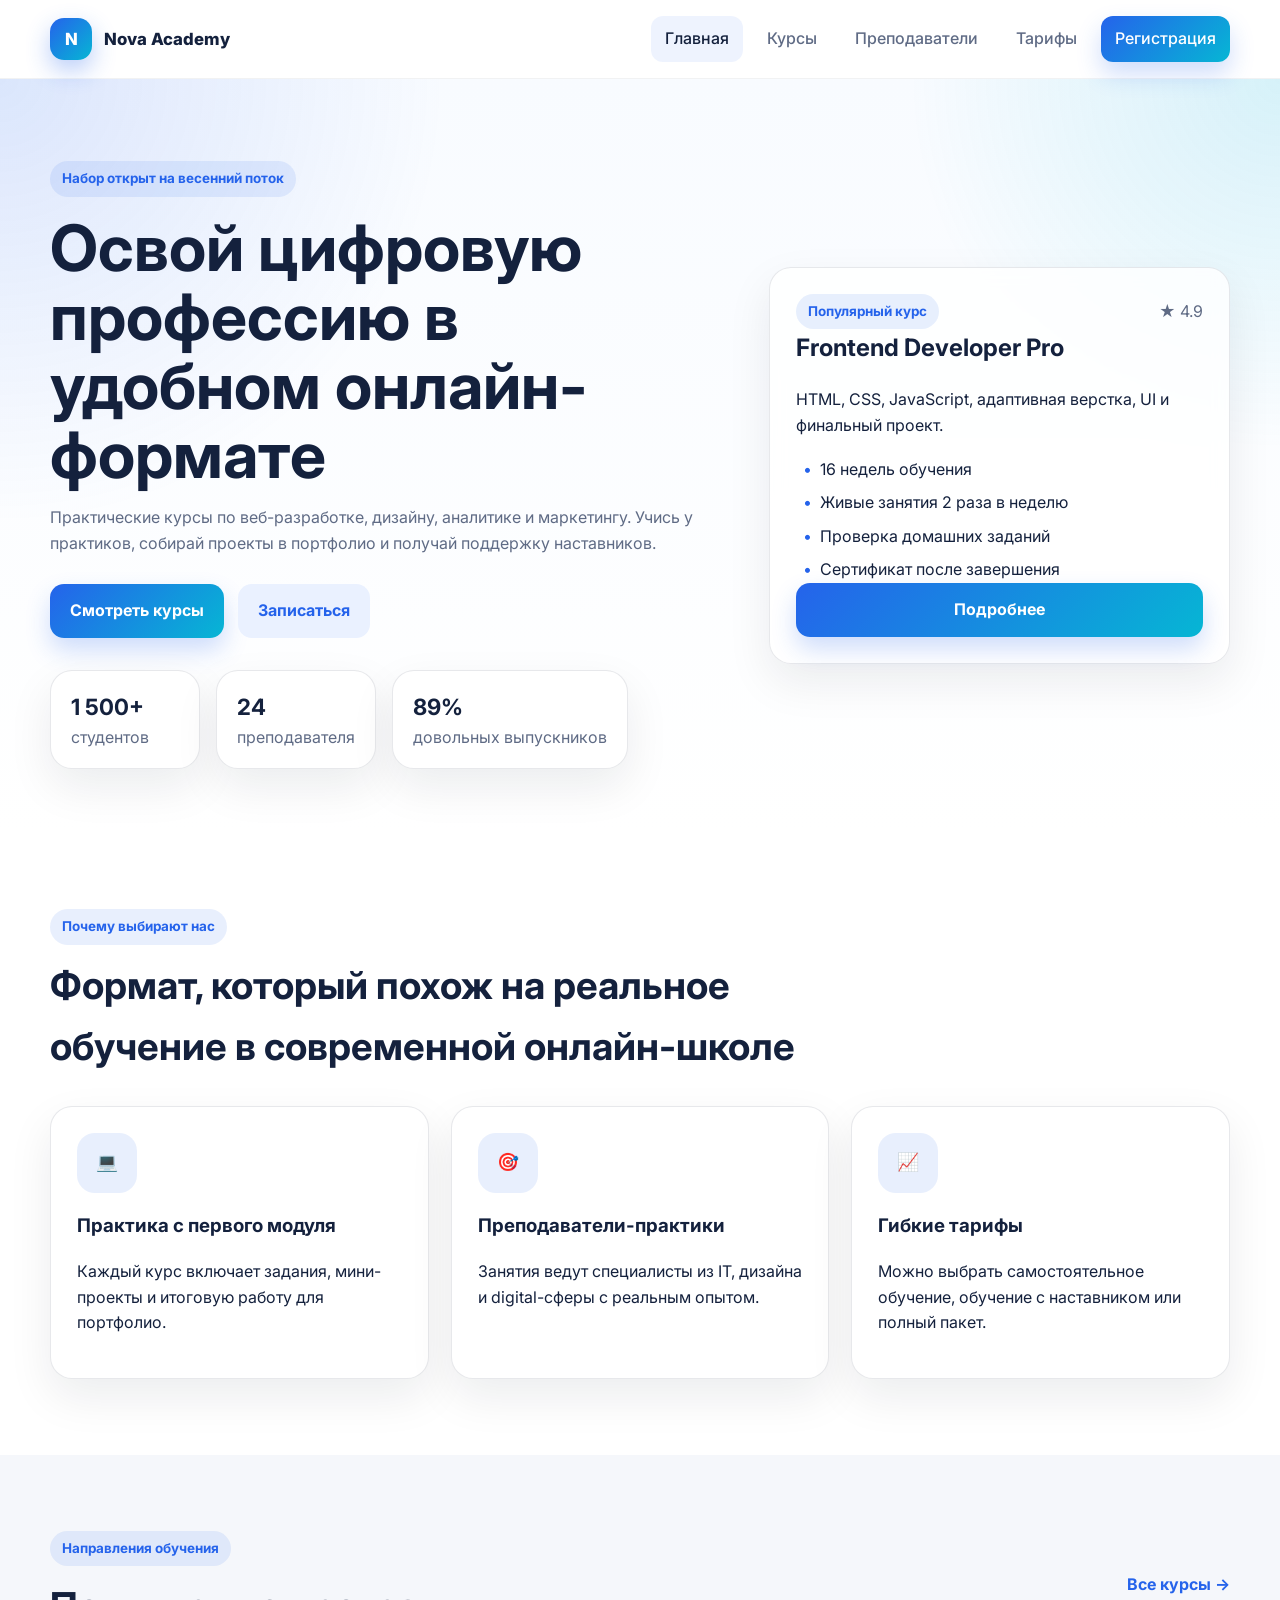
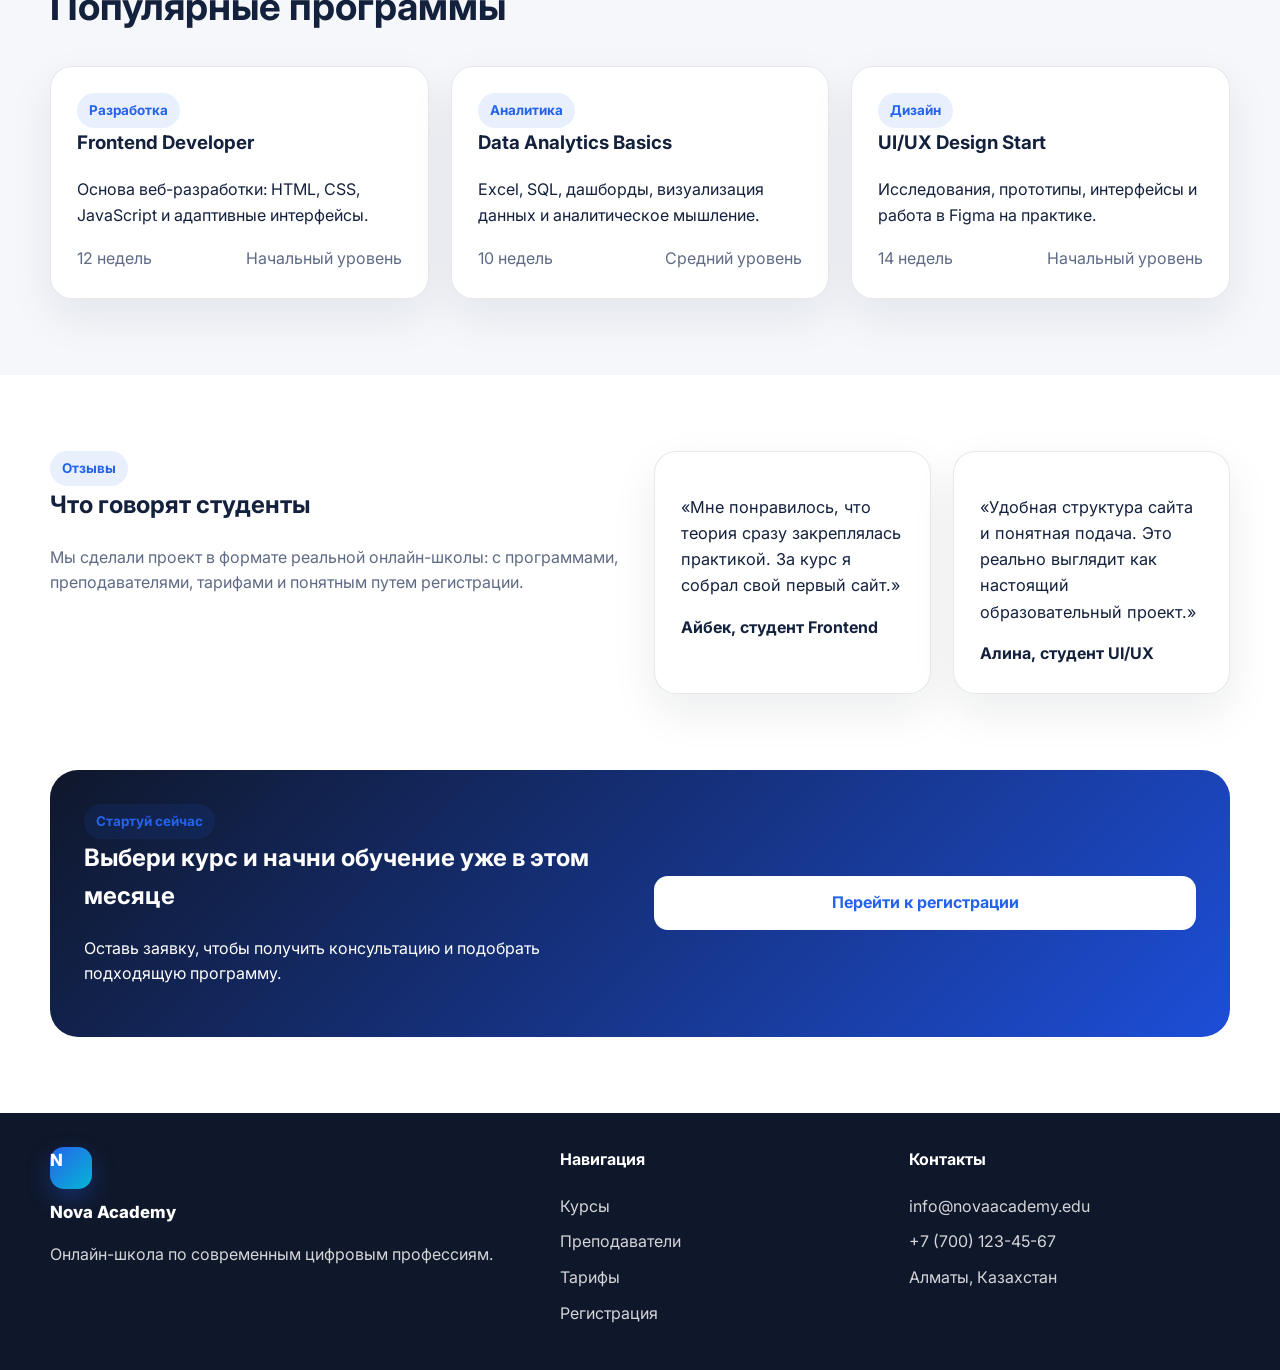
<file: index.html>
<!DOCTYPE html>
<html lang="ru">
<head>
  <meta charset="UTF-8" />
  <meta name="viewport" content="width=device-width, initial-scale=1.0" />
  <title>Nova Academy — Онлайн-школа цифровых навыков</title>
  <meta name="description" content="Онлайн-школа Nova Academy: современные курсы, сильные преподаватели, гибкие тарифы и удобная регистрация." />
  <link rel="preconnect" href="https://fonts.googleapis.com">
  <link rel="preconnect" href="https://fonts.gstatic.com" crossorigin>
  <link href="https://fonts.googleapis.com/css2?family=Inter:wght@400;500;600;700;800&display=swap" rel="stylesheet">
  <link rel="stylesheet" href="style.css" />
</head>
<body>
  <header class="site-header">
    <div class="container nav-wrap">
      <a href="index.html" class="logo">
        <span class="logo-mark">N</span>
        <span>Nova Academy</span>
      </a>
      <button class="menu-toggle" aria-label="Открыть меню" aria-expanded="false">☰</button>
      <nav class="site-nav">
        <a class="active" href="index.html">Главная</a>
        <a href="courses.html">Курсы</a>
        <a href="teachers.html">Преподаватели</a>
        <a href="pricing.html">Тарифы</a>
        <a href="register.html" class="btn btn-sm btn-primary">Регистрация</a>
      </nav>
    </div>
  </header>

  <main>
    <section class="hero">
      <div class="container hero-grid">
        <div>
          <span class="badge">Набор открыт на весенний поток</span>
          <h1>Освой цифровую профессию в удобном онлайн-формате</h1>
          <p class="hero-text">
            Практические курсы по веб-разработке, дизайну, аналитике и маркетингу.
            Учись у практиков, собирай проекты в портфолио и получай поддержку наставников.
          </p>
          <div class="hero-actions">
            <a href="courses.html" class="btn btn-primary">Смотреть курсы</a>
            <a href="register.html" class="btn btn-secondary">Записаться</a>
          </div>
          <div class="hero-stats">
            <div class="stat-card">
              <strong>1 500+</strong>
              <span>студентов</span>
            </div>
            <div class="stat-card">
              <strong>24</strong>
              <span>преподавателя</span>
            </div>
            <div class="stat-card">
              <strong>89%</strong>
              <span>довольных выпускников</span>
            </div>
          </div>
        </div>

        <div class="hero-panel card glass-card">
          <div class="hero-card-top">
            <span class="pill">Популярный курс</span>
            <span class="rating">★ 4.9</span>
          </div>
          <h2>Frontend Developer Pro</h2>
          <p>HTML, CSS, JavaScript, адаптивная верстка, UI и финальный проект.</p>
          <ul class="feature-list compact">
            <li>16 недель обучения</li>
            <li>Живые занятия 2 раза в неделю</li>
            <li>Проверка домашних заданий</li>
            <li>Сертификат после завершения</li>
          </ul>
          <a href="courses.html" class="btn btn-primary full-width">Подробнее</a>
        </div>
      </div>
    </section>

    <section class="section">
      <div class="container">
        <div class="section-head">
          <span class="section-kicker">Почему выбирают нас</span>
          <h2>Формат, который похож на реальное обучение в современной онлайн-школе</h2>
        </div>
        <div class="grid grid-3">
          <article class="card info-card">
            <div class="icon-box">💻</div>
            <h3>Практика с первого модуля</h3>
            <p>Каждый курс включает задания, мини-проекты и итоговую работу для портфолио.</p>
          </article>
          <article class="card info-card">
            <div class="icon-box">🎯</div>
            <h3>Преподаватели-практики</h3>
            <p>Занятия ведут специалисты из IT, дизайна и digital-сферы с реальным опытом.</p>
          </article>
          <article class="card info-card">
            <div class="icon-box">📈</div>
            <h3>Гибкие тарифы</h3>
            <p>Можно выбрать самостоятельное обучение, обучение с наставником или полный пакет.</p>
          </article>
        </div>
      </div>
    </section>

    <section class="section section-soft">
      <div class="container">
        <div class="section-head between">
          <div>
            <span class="section-kicker">Направления обучения</span>
            <h2>Популярные программы</h2>
          </div>
          <a href="courses.html" class="text-link">Все курсы →</a>
        </div>
        <div class="grid grid-3">
          <article class="card course-card">
            <span class="course-tag">Разработка</span>
            <h3>Frontend Developer</h3>
            <p>Основа веб-разработки: HTML, CSS, JavaScript и адаптивные интерфейсы.</p>
            <div class="course-meta"><span>12 недель</span><span>Начальный уровень</span></div>
          </article>
          <article class="card course-card">
            <span class="course-tag">Аналитика</span>
            <h3>Data Analytics Basics</h3>
            <p>Excel, SQL, дашборды, визуализация данных и аналитическое мышление.</p>
            <div class="course-meta"><span>10 недель</span><span>Средний уровень</span></div>
          </article>
          <article class="card course-card">
            <span class="course-tag">Дизайн</span>
            <h3>UI/UX Design Start</h3>
            <p>Исследования, прототипы, интерфейсы и работа в Figma на практике.</p>
            <div class="course-meta"><span>14 недель</span><span>Начальный уровень</span></div>
          </article>
        </div>
      </div>
    </section>

    <section class="section">
      <div class="container testimonial-layout">
        <div>
          <span class="section-kicker">Отзывы</span>
          <h2>Что говорят студенты</h2>
          <p class="muted">
            Мы сделали проект в формате реальной онлайн-школы: с программами, преподавателями,
            тарифами и понятным путем регистрации.
          </p>
        </div>
        <div class="grid grid-2">
          <article class="card quote-card">
            <p>«Мне понравилось, что теория сразу закреплялась практикой. За курс я собрал свой первый сайт.»</p>
            <strong>Айбек, студент Frontend</strong>
          </article>
          <article class="card quote-card">
            <p>«Удобная структура сайта и понятная подача. Это реально выглядит как настоящий образовательный проект.»</p>
            <strong>Алина, студент UI/UX</strong>
          </article>
        </div>
      </div>
    </section>

    <section class="section cta-section">
      <div class="container cta-box">
        <div>
          <span class="section-kicker">Стартуй сейчас</span>
          <h2>Выбери курс и начни обучение уже в этом месяце</h2>
          <p>Оставь заявку, чтобы получить консультацию и подобрать подходящую программу.</p>
        </div>
        <a href="register.html" class="btn btn-light">Перейти к регистрации</a>
      </div>
    </section>
  </main>

  <footer class="site-footer">
    <div class="container footer-grid">
      <div>
        <a href="index.html" class="logo footer-logo">
          <span class="logo-mark">N</span>
          <span>Nova Academy</span>
        </a>
        <p>Онлайн-школа по современным цифровым профессиям.</p>
      </div>
      <div>
        <h4>Навигация</h4>
        <a href="courses.html">Курсы</a>
        <a href="teachers.html">Преподаватели</a>
        <a href="pricing.html">Тарифы</a>
        <a href="register.html">Регистрация</a>
      </div>
      <div>
        <h4>Контакты</h4>
        <a href="mailto:info@novaacademy.edu">info@novaacademy.edu</a>
        <a href="tel:+77001234567">+7 (700) 123-45-67</a>
        <span>Алматы, Казахстан</span>
      </div>
    </div>
  </footer>

  <script src="script.js"></script>
</body>
</html>
</file>
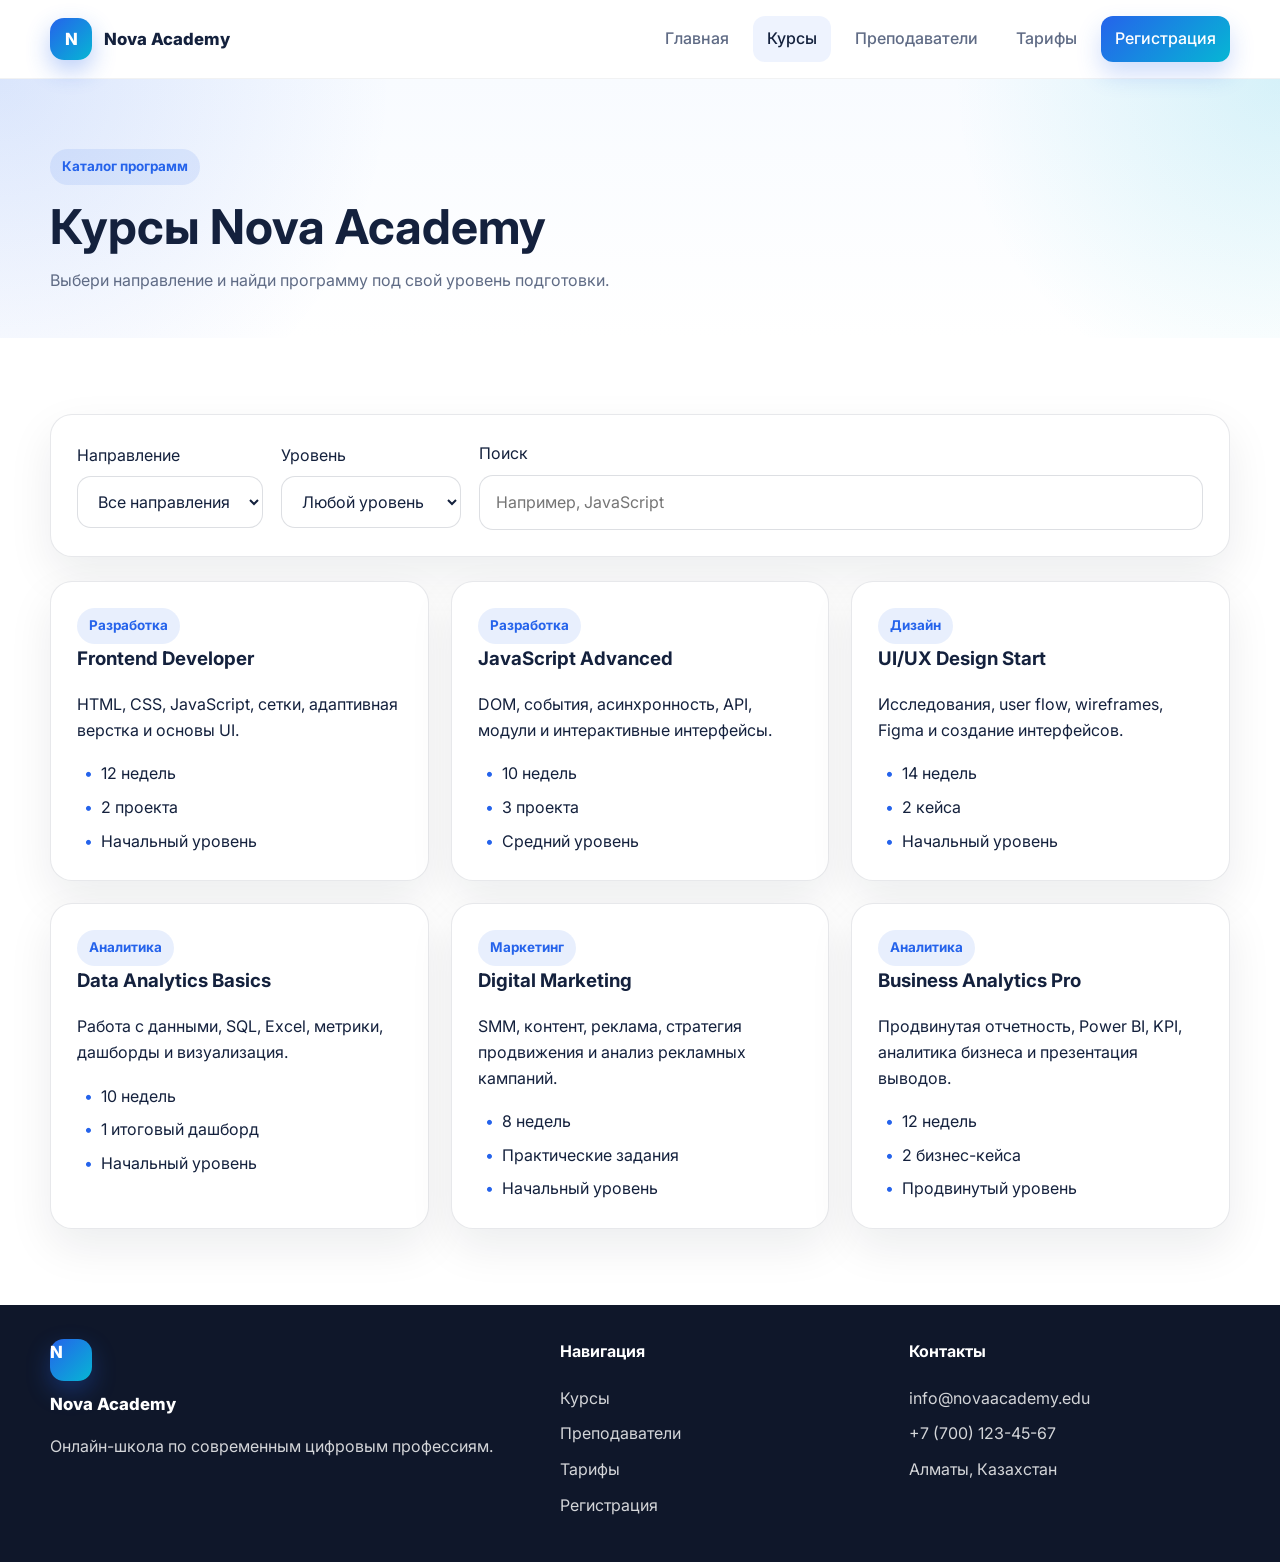
<file: courses.html>
<!DOCTYPE html>
<html lang="ru">
<head>
  <meta charset="UTF-8" />
  <meta name="viewport" content="width=device-width, initial-scale=1.0" />
  <title>Курсы — Nova Academy</title>
  <meta name="description" content="Каталог курсов онлайн-школы Nova Academy." />
  <link rel="preconnect" href="https://fonts.googleapis.com">
  <link rel="preconnect" href="https://fonts.gstatic.com" crossorigin>
  <link href="https://fonts.googleapis.com/css2?family=Inter:wght@400;500;600;700;800&display=swap" rel="stylesheet">
  <link rel="stylesheet" href="style.css" />
</head>
<body>
  <header class="site-header">
    <div class="container nav-wrap">
      <a href="index.html" class="logo">
        <span class="logo-mark">N</span>
        <span>Nova Academy</span>
      </a>
      <button class="menu-toggle" aria-label="Открыть меню" aria-expanded="false">☰</button>
      <nav class="site-nav">
        <a href="index.html">Главная</a>
        <a class="active" href="courses.html">Курсы</a>
        <a href="teachers.html">Преподаватели</a>
        <a href="pricing.html">Тарифы</a>
        <a href="register.html" class="btn btn-sm btn-primary">Регистрация</a>
      </nav>
    </div>
  </header>

  <main>
    <section class="page-hero slim-hero">
      <div class="container">
        <span class="badge">Каталог программ</span>
        <h1>Курсы Nova Academy</h1>
        <p>Выбери направление и найди программу под свой уровень подготовки.</p>
      </div>
    </section>

    <section class="section">
      <div class="container">
        <div class="filters card">
          <div class="filter-group">
            <label for="categoryFilter">Направление</label>
            <select id="categoryFilter">
              <option value="all">Все направления</option>
              <option value="development">Разработка</option>
              <option value="design">Дизайн</option>
              <option value="analytics">Аналитика</option>
              <option value="marketing">Маркетинг</option>
            </select>
          </div>
          <div class="filter-group">
            <label for="levelFilter">Уровень</label>
            <select id="levelFilter">
              <option value="all">Любой уровень</option>
              <option value="beginner">Начальный</option>
              <option value="intermediate">Средний</option>
              <option value="advanced">Продвинутый</option>
            </select>
          </div>
          <div class="filter-group search-group">
            <label for="courseSearch">Поиск</label>
            <input type="text" id="courseSearch" placeholder="Например, JavaScript" />
          </div>
        </div>

        <div class="grid grid-3" id="courseGrid">
          <article class="card course-card filter-item" data-category="development" data-level="beginner" data-title="frontend developer html css javascript">
            <span class="course-tag">Разработка</span>
            <h3>Frontend Developer</h3>
            <p>HTML, CSS, JavaScript, сетки, адаптивная верстка и основы UI.</p>
            <ul class="feature-list compact">
              <li>12 недель</li>
              <li>2 проекта</li>
              <li>Начальный уровень</li>
            </ul>
          </article>

          <article class="card course-card filter-item" data-category="development" data-level="intermediate" data-title="javascript advanced frontend logic dom api">
            <span class="course-tag">Разработка</span>
            <h3>JavaScript Advanced</h3>
            <p>DOM, события, асинхронность, API, модули и интерактивные интерфейсы.</p>
            <ul class="feature-list compact">
              <li>10 недель</li>
              <li>3 проекта</li>
              <li>Средний уровень</li>
            </ul>
          </article>

          <article class="card course-card filter-item" data-category="design" data-level="beginner" data-title="ui ux design figma prototypes">
            <span class="course-tag">Дизайн</span>
            <h3>UI/UX Design Start</h3>
            <p>Исследования, user flow, wireframes, Figma и создание интерфейсов.</p>
            <ul class="feature-list compact">
              <li>14 недель</li>
              <li>2 кейса</li>
              <li>Начальный уровень</li>
            </ul>
          </article>

          <article class="card course-card filter-item" data-category="analytics" data-level="beginner" data-title="data analytics excel sql dashboards">
            <span class="course-tag">Аналитика</span>
            <h3>Data Analytics Basics</h3>
            <p>Работа с данными, SQL, Excel, метрики, дашборды и визуализация.</p>
            <ul class="feature-list compact">
              <li>10 недель</li>
              <li>1 итоговый дашборд</li>
              <li>Начальный уровень</li>
            </ul>
          </article>

          <article class="card course-card filter-item" data-category="marketing" data-level="beginner" data-title="digital marketing smm ads branding">
            <span class="course-tag">Маркетинг</span>
            <h3>Digital Marketing</h3>
            <p>SMM, контент, реклама, стратегия продвижения и анализ рекламных кампаний.</p>
            <ul class="feature-list compact">
              <li>8 недель</li>
              <li>Практические задания</li>
              <li>Начальный уровень</li>
            </ul>
          </article>

          <article class="card course-card filter-item" data-category="analytics" data-level="advanced" data-title="power bi business analytics reports advanced">
            <span class="course-tag">Аналитика</span>
            <h3>Business Analytics Pro</h3>
            <p>Продвинутая отчетность, Power BI, KPI, аналитика бизнеса и презентация выводов.</p>
            <ul class="feature-list compact">
              <li>12 недель</li>
              <li>2 бизнес-кейса</li>
              <li>Продвинутый уровень</li>
            </ul>
          </article>
        </div>
        <p class="empty-state hidden" id="emptyCourses">По заданным фильтрам курсы не найдены.</p>
      </div>
    </section>
  </main>

  <footer class="site-footer">
    <div class="container footer-grid">
      <div>
        <a href="index.html" class="logo footer-logo">
          <span class="logo-mark">N</span>
          <span>Nova Academy</span>
        </a>
        <p>Онлайн-школа по современным цифровым профессиям.</p>
      </div>
      <div>
        <h4>Навигация</h4>
        <a href="courses.html">Курсы</a>
        <a href="teachers.html">Преподаватели</a>
        <a href="pricing.html">Тарифы</a>
        <a href="register.html">Регистрация</a>
      </div>
      <div>
        <h4>Контакты</h4>
        <a href="mailto:info@novaacademy.edu">info@novaacademy.edu</a>
        <a href="tel:+77001234567">+7 (700) 123-45-67</a>
        <span>Алматы, Казахстан</span>
      </div>
    </div>
  </footer>

  <script src="script.js"></script>
</body>
</html>
</file>
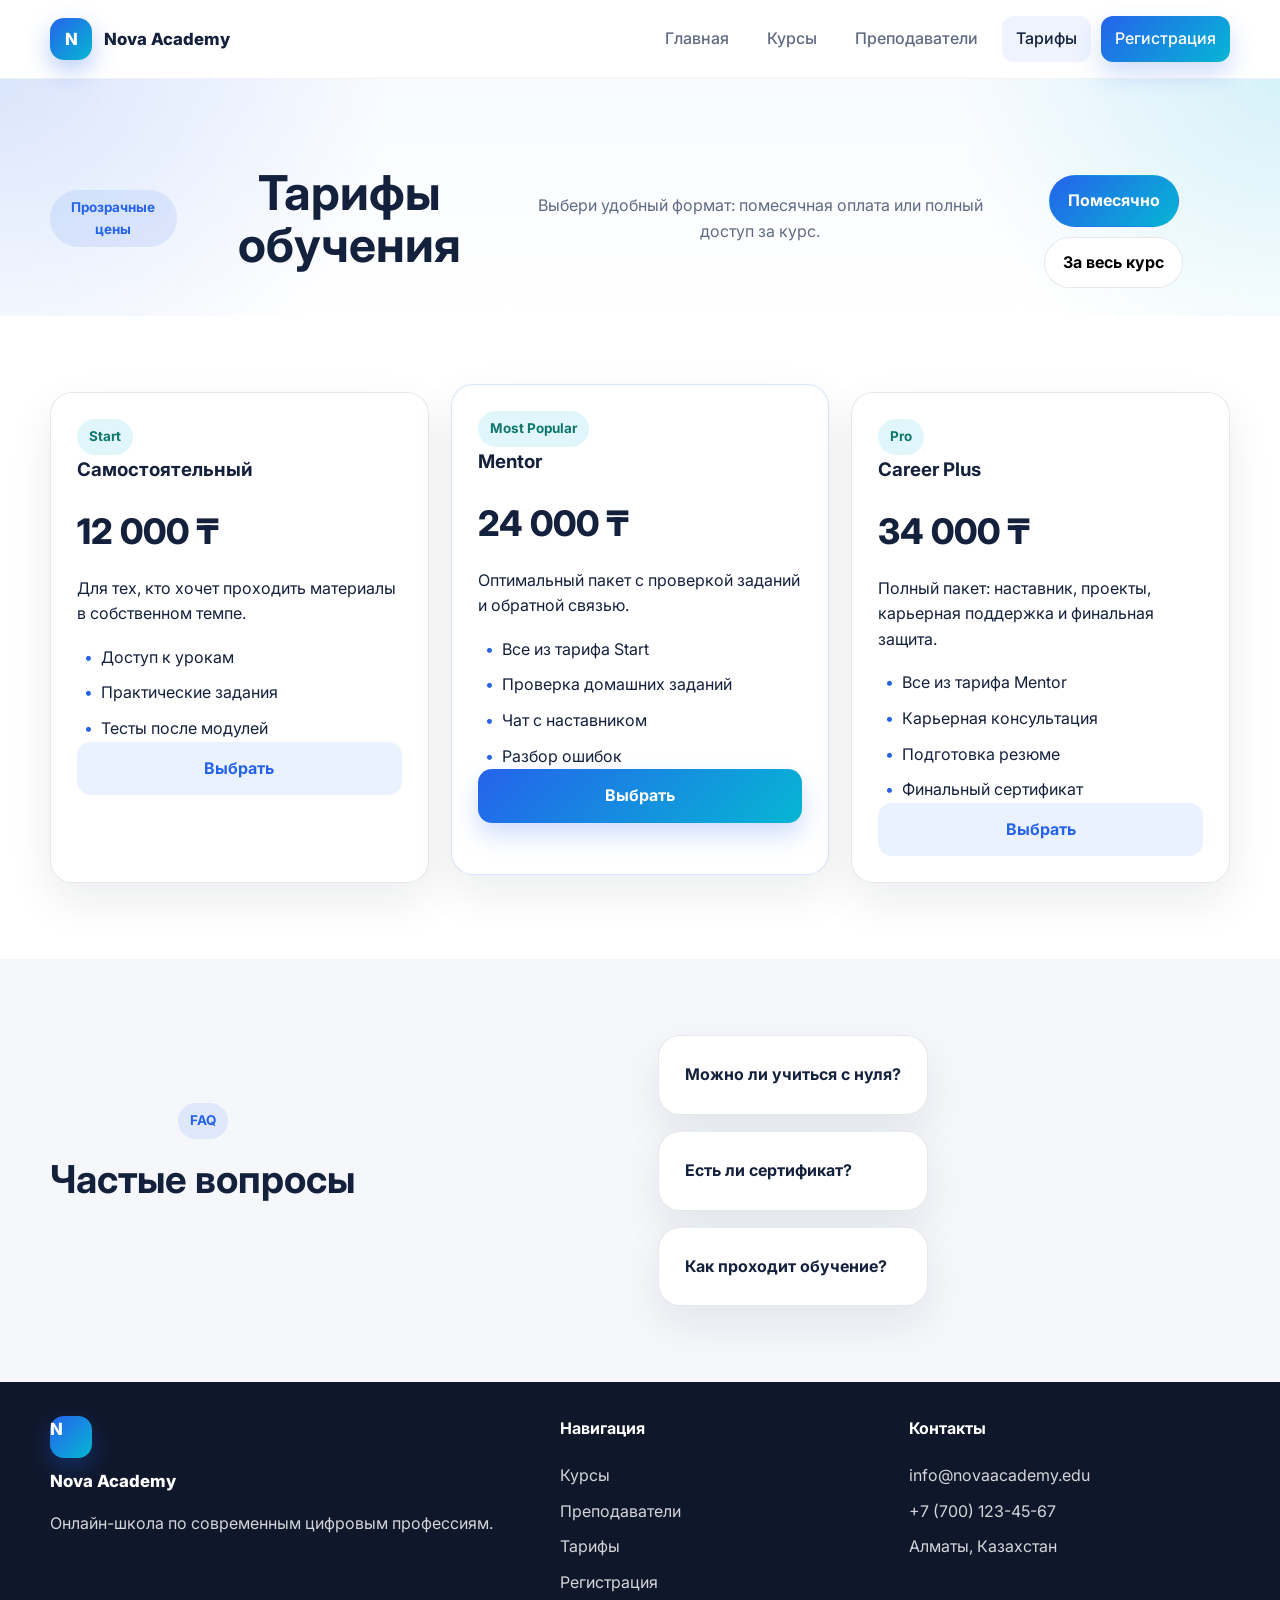
<file: pricing.html>
<!DOCTYPE html>
<html lang="ru">
<head>
  <meta charset="UTF-8" />
  <meta name="viewport" content="width=device-width, initial-scale=1.0" />
  <title>Тарифы — Nova Academy</title>
  <meta name="description" content="Тарифы онлайн-школы Nova Academy." />
  <link rel="preconnect" href="https://fonts.googleapis.com">
  <link rel="preconnect" href="https://fonts.gstatic.com" crossorigin>
  <link href="https://fonts.googleapis.com/css2?family=Inter:wght@400;500;600;700;800&display=swap" rel="stylesheet">
  <link rel="stylesheet" href="style.css" />
</head>
<body>
  <header class="site-header">
    <div class="container nav-wrap">
      <a href="index.html" class="logo">
        <span class="logo-mark">N</span>
        <span>Nova Academy</span>
      </a>
      <button class="menu-toggle" aria-label="Открыть меню" aria-expanded="false">☰</button>
      <nav class="site-nav">
        <a href="index.html">Главная</a>
        <a href="courses.html">Курсы</a>
        <a href="teachers.html">Преподаватели</a>
        <a class="active" href="pricing.html">Тарифы</a>
        <a href="register.html" class="btn btn-sm btn-primary">Регистрация</a>
      </nav>
    </div>
  </header>

  <main>
    <section class="page-hero slim-hero">
      <div class="container center-text">
        <span class="badge">Прозрачные цены</span>
        <h1>Тарифы обучения</h1>
        <p>Выбери удобный формат: помесячная оплата или полный доступ за курс.</p>
        <div class="billing-toggle">
          <button class="billing-btn active" data-period="monthly">Помесячно</button>
          <button class="billing-btn" data-period="full">За весь курс</button>
        </div>
      </div>
    </section>

    <section class="section">
      <div class="container grid grid-3 pricing-grid">
        <article class="card price-card">
          <span class="price-label">Start</span>
          <h3>Самостоятельный</h3>
          <div class="price" data-monthly="12 000 ₸" data-full="59 000 ₸">12 000 ₸</div>
          <p>Для тех, кто хочет проходить материалы в собственном темпе.</p>
          <ul class="feature-list">
            <li>Доступ к урокам</li>
            <li>Практические задания</li>
            <li>Тесты после модулей</li>
          </ul>
          <a href="register.html" class="btn btn-secondary full-width">Выбрать</a>
        </article>

        <article class="card price-card featured">
          <span class="price-label">Most Popular</span>
          <h3>Mentor</h3>
          <div class="price" data-monthly="24 000 ₸" data-full="109 000 ₸">24 000 ₸</div>
          <p>Оптимальный пакет с проверкой заданий и обратной связью.</p>
          <ul class="feature-list">
            <li>Все из тарифа Start</li>
            <li>Проверка домашних заданий</li>
            <li>Чат с наставником</li>
            <li>Разбор ошибок</li>
          </ul>
          <a href="register.html" class="btn btn-primary full-width">Выбрать</a>
        </article>

        <article class="card price-card">
          <span class="price-label">Pro</span>
          <h3>Career Plus</h3>
          <div class="price" data-monthly="34 000 ₸" data-full="149 000 ₸">34 000 ₸</div>
          <p>Полный пакет: наставник, проекты, карьерная поддержка и финальная защита.</p>
          <ul class="feature-list">
            <li>Все из тарифа Mentor</li>
            <li>Карьерная консультация</li>
            <li>Подготовка резюме</li>
            <li>Финальный сертификат</li>
          </ul>
          <a href="register.html" class="btn btn-secondary full-width">Выбрать</a>
        </article>
      </div>
    </section>

    <section class="section section-soft">
      <div class="container faq-wrap">
        <div class="section-head">
          <span class="section-kicker">FAQ</span>
          <h2>Частые вопросы</h2>
        </div>
        <div class="faq-list">
          <details class="card faq-item">
            <summary>Можно ли учиться с нуля?</summary>
            <p>Да. У нас есть программы для начинающих и подробная поддержка на старте.</p>
          </details>
          <details class="card faq-item">
            <summary>Есть ли сертификат?</summary>
            <p>После успешного завершения программы студент получает сертификат школы.</p>
          </details>
          <details class="card faq-item">
            <summary>Как проходит обучение?</summary>
            <p>Материалы доступны онлайн, часть программ включает живые занятия и проверку работ.</p>
          </details>
        </div>
      </div>
    </section>
  </main>

  <footer class="site-footer">
    <div class="container footer-grid">
      <div>
        <a href="index.html" class="logo footer-logo">
          <span class="logo-mark">N</span>
          <span>Nova Academy</span>
        </a>
        <p>Онлайн-школа по современным цифровым профессиям.</p>
      </div>
      <div>
        <h4>Навигация</h4>
        <a href="courses.html">Курсы</a>
        <a href="teachers.html">Преподаватели</a>
        <a href="pricing.html">Тарифы</a>
        <a href="register.html">Регистрация</a>
      </div>
      <div>
        <h4>Контакты</h4>
        <a href="mailto:info@novaacademy.edu">info@novaacademy.edu</a>
        <a href="tel:+77001234567">+7 (700) 123-45-67</a>
        <span>Алматы, Казахстан</span>
      </div>
    </div>
  </footer>

  <script src="script.js"></script>
</body>
</html>
</file>
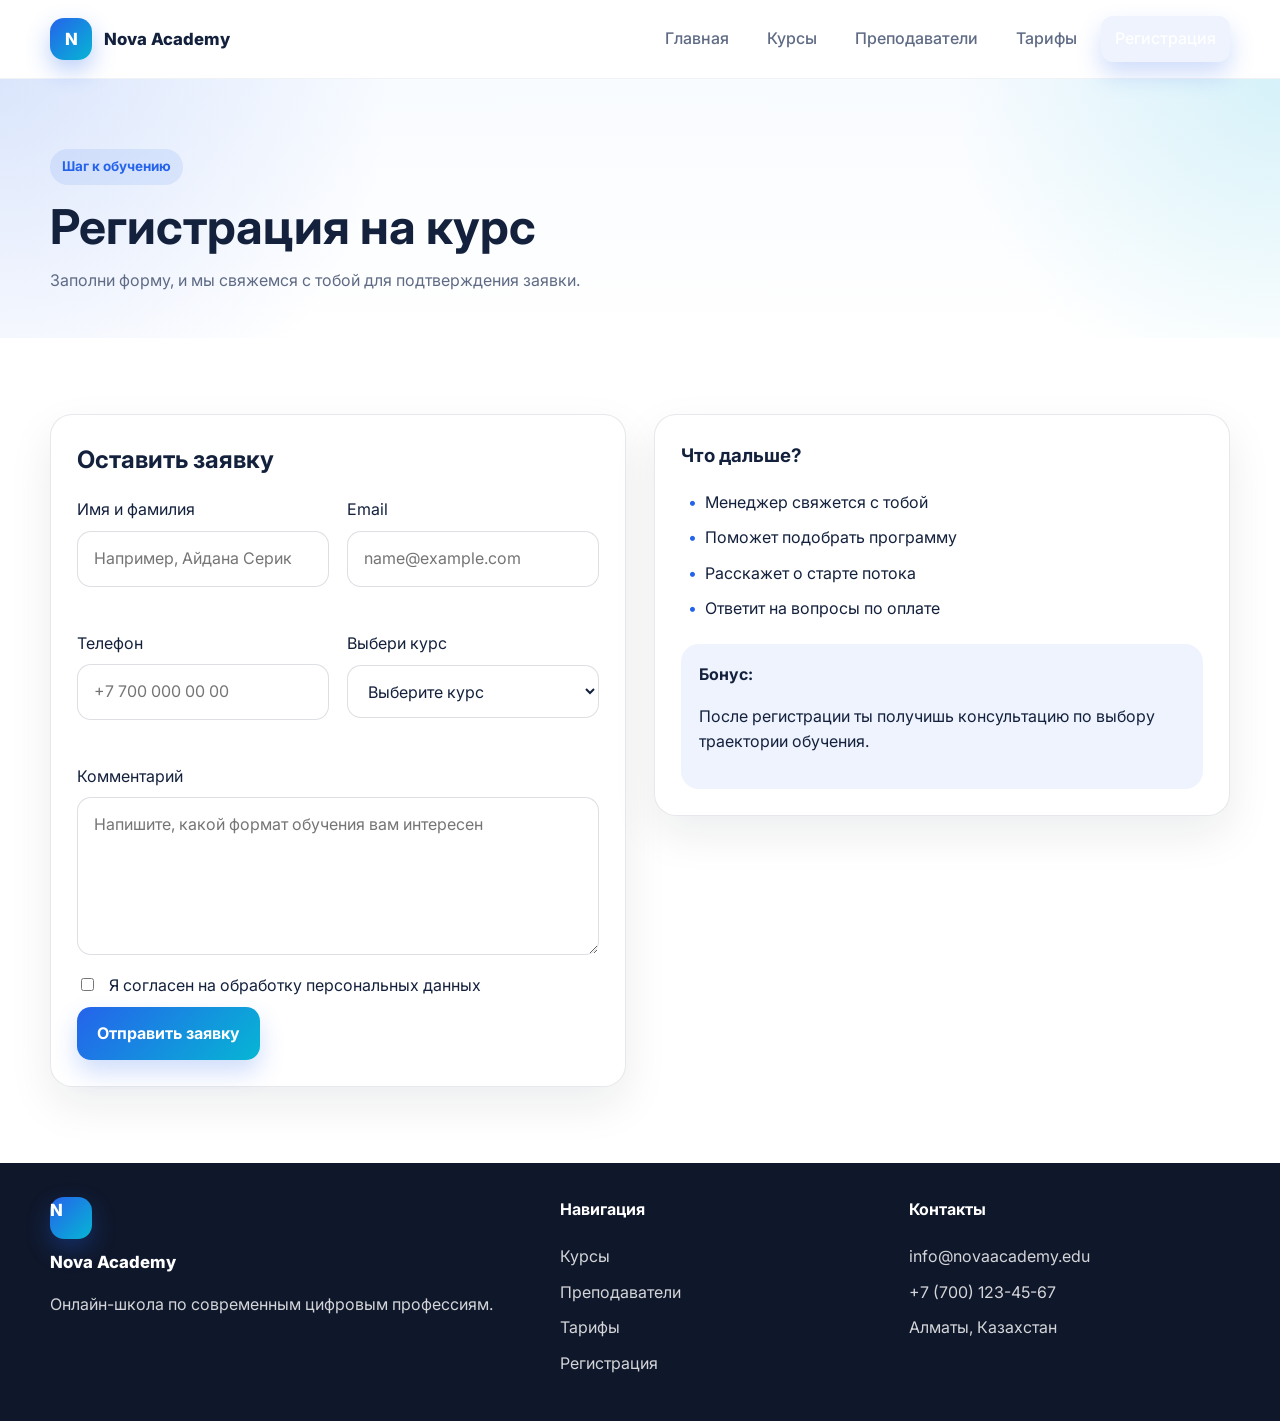
<file: register.html>
<!DOCTYPE html>
<html lang="ru">
<head>
  <meta charset="UTF-8" />
  <meta name="viewport" content="width=device-width, initial-scale=1.0" />
  <title>Регистрация — Nova Academy</title>
  <meta name="description" content="Форма регистрации на курсы Nova Academy." />
  <link rel="preconnect" href="https://fonts.googleapis.com">
  <link rel="preconnect" href="https://fonts.gstatic.com" crossorigin>
  <link href="https://fonts.googleapis.com/css2?family=Inter:wght@400;500;600;700;800&display=swap" rel="stylesheet">
  <link rel="stylesheet" href="style.css" />
</head>
<body>
  <header class="site-header">
    <div class="container nav-wrap">
      <a href="index.html" class="logo">
        <span class="logo-mark">N</span>
        <span>Nova Academy</span>
      </a>
      <button class="menu-toggle" aria-label="Открыть меню" aria-expanded="false">☰</button>
      <nav class="site-nav">
        <a href="index.html">Главная</a>
        <a href="courses.html">Курсы</a>
        <a href="teachers.html">Преподаватели</a>
        <a href="pricing.html">Тарифы</a>
        <a class="active btn btn-sm btn-primary" href="register.html">Регистрация</a>
      </nav>
    </div>
  </header>

  <main>
    <section class="page-hero slim-hero">
      <div class="container">
        <span class="badge">Шаг к обучению</span>
        <h1>Регистрация на курс</h1>
        <p>Заполни форму, и мы свяжемся с тобой для подтверждения заявки.</p>
      </div>
    </section>

    <section class="section">
      <div class="container form-layout">
        <div class="card form-card">
          <h2>Оставить заявку</h2>
          <form id="registerForm" novalidate>
            <div class="form-grid">
              <div class="form-group">
                <label for="name">Имя и фамилия</label>
                <input type="text" id="name" name="name" placeholder="Например, Айдана Серик" />
                <small class="error-text"></small>
              </div>

              <div class="form-group">
                <label for="email">Email</label>
                <input type="email" id="email" name="email" placeholder="name@example.com" />
                <small class="error-text"></small>
              </div>

              <div class="form-group">
                <label for="phone">Телефон</label>
                <input type="tel" id="phone" name="phone" placeholder="+7 700 000 00 00" />
                <small class="error-text"></small>
              </div>

              <div class="form-group">
                <label for="course">Выбери курс</label>
                <select id="course" name="course">
                  <option value="">Выберите курс</option>
                  <option value="Frontend Developer">Frontend Developer</option>
                  <option value="JavaScript Advanced">JavaScript Advanced</option>
                  <option value="UI/UX Design Start">UI/UX Design Start</option>
                  <option value="Data Analytics Basics">Data Analytics Basics</option>
                  <option value="Digital Marketing">Digital Marketing</option>
                </select>
                <small class="error-text"></small>
              </div>

              <div class="form-group full-span">
                <label for="message">Комментарий</label>
                <textarea id="message" name="message" rows="5" placeholder="Напишите, какой формат обучения вам интересен"></textarea>
              </div>
            </div>

            <label class="checkbox-wrap">
              <input type="checkbox" id="agree" name="agree" />
              <span>Я согласен на обработку персональных данных</span>
            </label>
            <small class="error-text checkbox-error"></small>

            <button type="submit" class="btn btn-primary">Отправить заявку</button>
            <p id="formSuccess" class="success-message hidden">Заявка отправлена. Спасибо за регистрацию!</p>
          </form>
        </div>

        <aside class="card side-card">
          <h3>Что дальше?</h3>
          <ul class="feature-list">
            <li>Менеджер свяжется с тобой</li>
            <li>Поможет подобрать программу</li>
            <li>Расскажет о старте потока</li>
            <li>Ответит на вопросы по оплате</li>
          </ul>
          <div class="mini-highlight">
            <strong>Бонус:</strong>
            <p>После регистрации ты получишь консультацию по выбору траектории обучения.</p>
          </div>
        </aside>
      </div>
    </section>
  </main>

  <footer class="site-footer">
    <div class="container footer-grid">
      <div>
        <a href="index.html" class="logo footer-logo">
          <span class="logo-mark">N</span>
          <span>Nova Academy</span>
        </a>
        <p>Онлайн-школа по современным цифровым профессиям.</p>
      </div>
      <div>
        <h4>Навигация</h4>
        <a href="courses.html">Курсы</a>
        <a href="teachers.html">Преподаватели</a>
        <a href="pricing.html">Тарифы</a>
        <a href="register.html">Регистрация</a>
      </div>
      <div>
        <h4>Контакты</h4>
        <a href="mailto:info@novaacademy.edu">info@novaacademy.edu</a>
        <a href="tel:+77001234567">+7 (700) 123-45-67</a>
        <span>Алматы, Казахстан</span>
      </div>
    </div>
  </footer>

  <script src="script.js"></script>
</body>
</html>
</file>
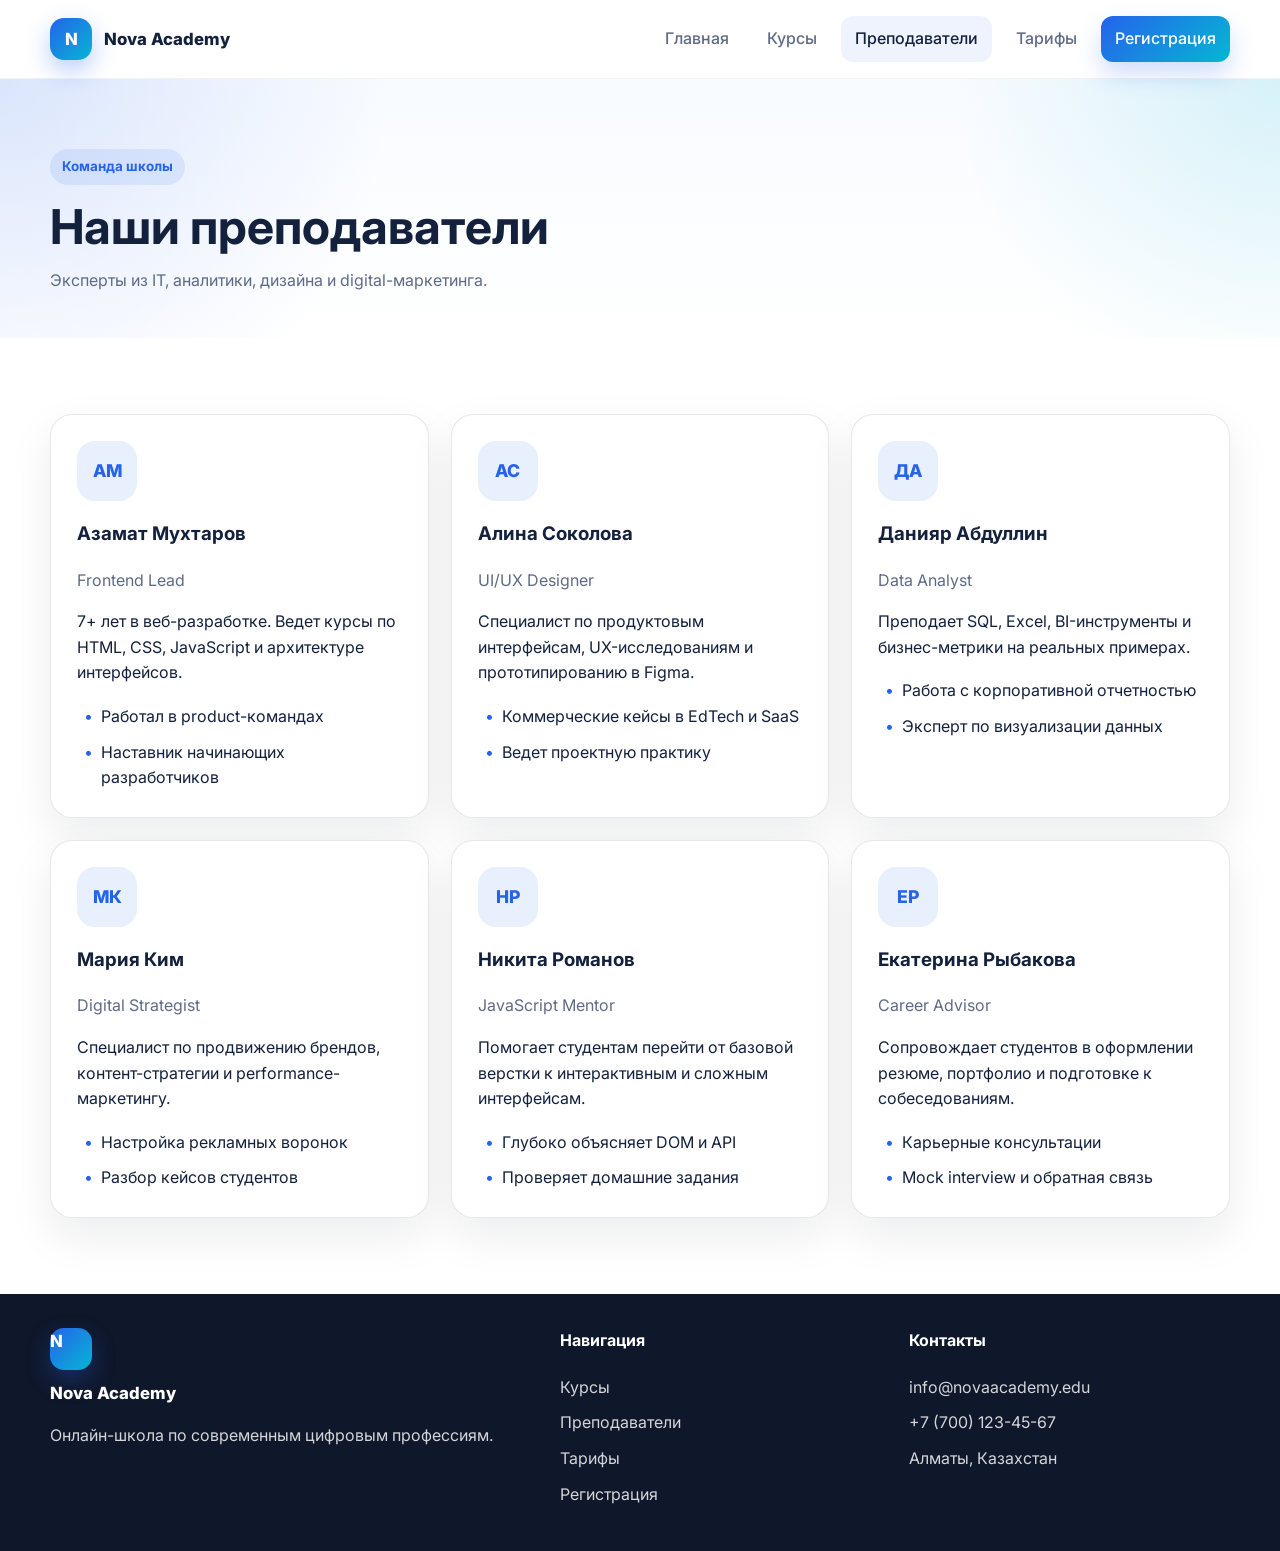
<file: teachers.html>
<!DOCTYPE html>
<html lang="ru">
<head>
  <meta charset="UTF-8" />
  <meta name="viewport" content="width=device-width, initial-scale=1.0" />
  <title>Преподаватели — Nova Academy</title>
  <meta name="description" content="Команда преподавателей онлайн-школы Nova Academy." />
  <link rel="preconnect" href="https://fonts.googleapis.com">
  <link rel="preconnect" href="https://fonts.gstatic.com" crossorigin>
  <link href="https://fonts.googleapis.com/css2?family=Inter:wght@400;500;600;700;800&display=swap" rel="stylesheet">
  <link rel="stylesheet" href="style.css" />
</head>
<body>
  <header class="site-header">
    <div class="container nav-wrap">
      <a href="index.html" class="logo">
        <span class="logo-mark">N</span>
        <span>Nova Academy</span>
      </a>
      <button class="menu-toggle" aria-label="Открыть меню" aria-expanded="false">☰</button>
      <nav class="site-nav">
        <a href="index.html">Главная</a>
        <a href="courses.html">Курсы</a>
        <a class="active" href="teachers.html">Преподаватели</a>
        <a href="pricing.html">Тарифы</a>
        <a href="register.html" class="btn btn-sm btn-primary">Регистрация</a>
      </nav>
    </div>
  </header>

  <main>
    <section class="page-hero slim-hero">
      <div class="container">
        <span class="badge">Команда школы</span>
        <h1>Наши преподаватели</h1>
        <p>Эксперты из IT, аналитики, дизайна и digital-маркетинга.</p>
      </div>
    </section>

    <section class="section">
      <div class="container grid grid-3">
        <article class="card teacher-card">
          <div class="avatar">АМ</div>
          <h3>Азамат Мухтаров</h3>
          <span class="teacher-role">Frontend Lead</span>
          <p>7+ лет в веб-разработке. Ведет курсы по HTML, CSS, JavaScript и архитектуре интерфейсов.</p>
          <ul class="teacher-points">
            <li>Работал в product-командах</li>
            <li>Наставник начинающих разработчиков</li>
          </ul>
        </article>

        <article class="card teacher-card">
          <div class="avatar">АС</div>
          <h3>Алина Соколова</h3>
          <span class="teacher-role">UI/UX Designer</span>
          <p>Специалист по продуктовым интерфейсам, UX-исследованиям и прототипированию в Figma.</p>
          <ul class="teacher-points">
            <li>Коммерческие кейсы в EdTech и SaaS</li>
            <li>Ведет проектную практику</li>
          </ul>
        </article>

        <article class="card teacher-card">
          <div class="avatar">ДА</div>
          <h3>Данияр Абдуллин</h3>
          <span class="teacher-role">Data Analyst</span>
          <p>Преподает SQL, Excel, BI-инструменты и бизнес-метрики на реальных примерах.</p>
          <ul class="teacher-points">
            <li>Работа с корпоративной отчетностью</li>
            <li>Эксперт по визуализации данных</li>
          </ul>
        </article>

        <article class="card teacher-card">
          <div class="avatar">МК</div>
          <h3>Мария Ким</h3>
          <span class="teacher-role">Digital Strategist</span>
          <p>Специалист по продвижению брендов, контент-стратегии и performance-маркетингу.</p>
          <ul class="teacher-points">
            <li>Настройка рекламных воронок</li>
            <li>Разбор кейсов студентов</li>
          </ul>
        </article>

        <article class="card teacher-card">
          <div class="avatar">НР</div>
          <h3>Никита Романов</h3>
          <span class="teacher-role">JavaScript Mentor</span>
          <p>Помогает студентам перейти от базовой верстки к интерактивным и сложным интерфейсам.</p>
          <ul class="teacher-points">
            <li>Глубоко объясняет DOM и API</li>
            <li>Проверяет домашние задания</li>
          </ul>
        </article>

        <article class="card teacher-card">
          <div class="avatar">ЕР</div>
          <h3>Екатерина Рыбакова</h3>
          <span class="teacher-role">Career Advisor</span>
          <p>Сопровождает студентов в оформлении резюме, портфолио и подготовке к собеседованиям.</p>
          <ul class="teacher-points">
            <li>Карьерные консультации</li>
            <li>Mock interview и обратная связь</li>
          </ul>
        </article>
      </div>
    </section>
  </main>

  <footer class="site-footer">
    <div class="container footer-grid">
      <div>
        <a href="index.html" class="logo footer-logo">
          <span class="logo-mark">N</span>
          <span>Nova Academy</span>
        </a>
        <p>Онлайн-школа по современным цифровым профессиям.</p>
      </div>
      <div>
        <h4>Навигация</h4>
        <a href="courses.html">Курсы</a>
        <a href="teachers.html">Преподаватели</a>
        <a href="pricing.html">Тарифы</a>
        <a href="register.html">Регистрация</a>
      </div>
      <div>
        <h4>Контакты</h4>
        <a href="mailto:info@novaacademy.edu">info@novaacademy.edu</a>
        <a href="tel:+77001234567">+7 (700) 123-45-67</a>
        <span>Алматы, Казахстан</span>
      </div>
    </div>
  </footer>

  <script src="script.js"></script>
</body>
</html>
</file>
<file: style.css>
:root {
  --bg: #0b1020;
  --bg-soft: #f5f7fb;
  --surface: #ffffff;
  --surface-2: #0f172a;
  --text: #14213d;
  --text-soft: #5f6b85;
  --white: #ffffff;
  --border: rgba(20, 33, 61, 0.1);
  --primary: #2563eb;
  --primary-dark: #1d4ed8;
  --accent: #06b6d4;
  --success: #15803d;
  --shadow: 0 18px 45px rgba(15, 23, 42, 0.08);
  --radius: 22px;
  --radius-sm: 14px;
  --container: 1180px;
}

* {
  box-sizing: border-box;
}

html {
  scroll-behavior: smooth;
}

body {
  margin: 0;
  font-family: "Inter", sans-serif;
  color: var(--text);
  background: #ffffff;
  line-height: 1.6;
}

a {
  text-decoration: none;
  color: inherit;
}

img {
  max-width: 100%;
}

button,
input,
select,
textarea {
  font: inherit;
}

.container {
  width: min(var(--container), calc(100% - 32px));
  margin: 0 auto;
}

.site-header {
  position: sticky;
  top: 0;
  z-index: 100;
  backdrop-filter: blur(14px);
  background: rgba(255, 255, 255, 0.86);
  border-bottom: 1px solid rgba(20, 33, 61, 0.06);
}

.nav-wrap {
  min-height: 78px;
  display: flex;
  align-items: center;
  justify-content: space-between;
  gap: 20px;
}

.logo {
  display: inline-flex;
  align-items: center;
  gap: 12px;
  font-weight: 800;
  font-size: 1.05rem;
}

.logo-mark {
  width: 42px;
  height: 42px;
  border-radius: 14px;
  display: inline-flex;
  align-items: center;
  justify-content: center;
  color: var(--white);
  background: linear-gradient(135deg, var(--primary), var(--accent));
  box-shadow: 0 10px 25px rgba(37, 99, 235, 0.32);
}

.site-nav {
  display: flex;
  align-items: center;
  gap: 10px;
}

.site-nav a {
  padding: 10px 14px;
  border-radius: 12px;
  color: var(--text-soft);
  font-weight: 500;
}

.site-nav a:hover,
.site-nav a.active {
  color: var(--text);
  background: rgba(37, 99, 235, 0.08);
}

.menu-toggle {
  display: none;
  border: none;
  background: rgba(37, 99, 235, 0.08);
  color: var(--text);
  width: 44px;
  height: 44px;
  border-radius: 12px;
  cursor: pointer;
}

.btn {
  display: inline-flex;
  align-items: center;
  justify-content: center;
  gap: 8px;
  border: none;
  border-radius: 14px;
  padding: 14px 20px;
  font-weight: 700;
  transition: 0.2s ease;
  cursor: pointer;
}

.btn-sm {
  padding: 10px 16px;
}

.btn-primary {
  color: var(--white) !important;
  background: linear-gradient(135deg, var(--primary), var(--accent));
  box-shadow: 0 12px 25px rgba(37, 99, 235, 0.22);
}

.btn-primary:hover {
  transform: translateY(-2px);
  box-shadow: 0 16px 30px rgba(37, 99, 235, 0.28);
}

.btn-secondary {
  background: #eaf1ff;
  color: var(--primary) !important;
}

.btn-secondary:hover,
.btn-light:hover {
  transform: translateY(-2px);
}

.btn-light {
  background: var(--white);
  color: var(--primary) !important;
}

.full-width {
  width: 100%;
}

.badge,
.section-kicker,
.pill,
.course-tag,
.price-label {
  display: inline-flex;
  align-items: center;
  gap: 8px;
  width: fit-content;
  border-radius: 999px;
  padding: 7px 12px;
  font-size: 0.84rem;
  font-weight: 700;
}

.badge,
.section-kicker,
.pill,
.course-tag {
  color: var(--primary);
  background: rgba(37, 99, 235, 0.1);
}

.price-label {
  background: rgba(6, 182, 212, 0.12);
  color: #0f766e;
}

.hero,
.page-hero {
  position: relative;
  overflow: hidden;
  background:
    radial-gradient(circle at top left, rgba(37, 99, 235, 0.14), transparent 30%),
    radial-gradient(circle at top right, rgba(6, 182, 212, 0.14), transparent 25%),
    linear-gradient(180deg, #f8fbff 0%, #ffffff 100%);
}

.hero {
  padding: 82px 0 64px;
}

.slim-hero {
  padding: 70px 0 28px;
}

.hero-grid,
.form-layout,
.testimonial-layout,
.cta-box,
.footer-grid {
  display: grid;
  gap: 28px;
}

.hero-grid {
  grid-template-columns: 1.2fr 0.8fr;
  align-items: center;
}

.hero h1,
.page-hero h1 {
  margin: 16px 0;
  line-height: 1.08;
}

.hero h1 {
  font-size: clamp(2.35rem, 5vw, 4.5rem);
  max-width: 740px;
}

.page-hero h1 {
  font-size: clamp(2rem, 4vw, 3rem);
}

.hero-text,
.page-hero p,
.muted {
  color: var(--text-soft);
  max-width: 680px;
}

.hero-actions {
  display: flex;
  flex-wrap: wrap;
  gap: 14px;
  margin: 28px 0 32px;
}

.hero-stats {
  display: flex;
  flex-wrap: wrap;
  gap: 16px;
}

.stat-card,
.card {
  background: var(--surface);
  border: 1px solid var(--border);
  border-radius: var(--radius);
  box-shadow: var(--shadow);
}

.stat-card {
  min-width: 150px;
  padding: 18px 20px;
}

.stat-card strong {
  display: block;
  font-size: 1.4rem;
}

.stat-card span,
.course-meta,
.teacher-role,
.rating {
  color: var(--text-soft);
}

.card {
  padding: 26px;
}

.glass-card {
  background: rgba(255, 255, 255, 0.78);
  backdrop-filter: blur(8px);
}

.hero-panel h2,
.section h2,
.card h3,
.card h2 {
  margin-top: 0;
}

.hero-card-top,
.section-head.between,
.course-meta,
.filters,
.billing-toggle,
.center-text,
.faq-wrap {
  display: flex;
  align-items: center;
}

.hero-card-top,
.section-head.between,
.course-meta,
.filters {
  justify-content: space-between;
}

.section {
  padding: 76px 0;
}

.section-soft {
  background: var(--bg-soft);
}

.section-head {
  margin-bottom: 28px;
}

.section-head h2 {
  margin: 10px 0 0;
  font-size: clamp(1.7rem, 3vw, 2.6rem);
  max-width: 760px;
}

.grid {
  display: grid;
  gap: 22px;
}

.grid-2 {
  grid-template-columns: repeat(2, 1fr);
}

.grid-3 {
  grid-template-columns: repeat(3, 1fr);
}

.icon-box,
.avatar {
  width: 60px;
  height: 60px;
  border-radius: 18px;
  display: inline-flex;
  align-items: center;
  justify-content: center;
  background: rgba(37, 99, 235, 0.1);
  font-weight: 800;
  font-size: 1.1rem;
  margin-bottom: 18px;
}

.teacher-card .avatar {
  color: var(--primary);
}

.feature-list,
.teacher-points {
  margin: 18px 0 0;
  padding: 0;
  list-style: none;
  display: grid;
  gap: 10px;
}

.feature-list li,
.teacher-points li {
  position: relative;
  padding-left: 24px;
}

.feature-list li::before,
.teacher-points li::before {
  content: "•";
  position: absolute;
  left: 8px;
  top: 0;
  color: var(--primary);
  font-weight: 800;
}

.compact {
  gap: 8px;
}

.course-meta {
  margin-top: 18px;
  gap: 18px;
  flex-wrap: wrap;
}

.testimonial-layout,
.cta-box,
.footer-grid,
.form-layout {
  grid-template-columns: 1fr 1fr;
}

.quote-card p {
  font-size: 1.02rem;
}

.cta-section {
  padding-top: 0;
}

.cta-box {
  background: linear-gradient(135deg, #0f172a, #1d4ed8);
  color: var(--white);
  border-radius: calc(var(--radius) + 6px);
  padding: 34px;
  align-items: center;
}

.site-footer {
  background: #0f172a;
  color: rgba(255, 255, 255, 0.82);
  padding: 34px 0;
}

.footer-grid {
  grid-template-columns: 1.2fr 0.8fr 0.8fr;
}

.site-footer h4 {
  margin-top: 0;
  color: var(--white);
}

.site-footer a,
.site-footer span,
.site-footer p {
  display: block;
  margin-bottom: 10px;
}

.footer-logo {
  color: var(--white);
  margin-bottom: 14px;
}

.text-link {
  color: var(--primary);
  font-weight: 700;
}

.filters {
  flex-wrap: wrap;
  gap: 18px;
  margin-bottom: 24px;
}

.filter-group {
  display: grid;
  gap: 8px;
  min-width: 180px;
}

.search-group {
  flex: 1;
}

input,
select,
textarea {
  width: 100%;
  border: 1px solid rgba(20, 33, 61, 0.14);
  border-radius: 14px;
  padding: 14px 16px;
  background: #ffffff;
  color: var(--text);
  outline: none;
  transition: border-color 0.2s ease, box-shadow 0.2s ease;
}

input:focus,
select:focus,
textarea:focus {
  border-color: rgba(37, 99, 235, 0.45);
  box-shadow: 0 0 0 4px rgba(37, 99, 235, 0.08);
}

.center-text,
.faq-wrap {
  justify-content: center;
  text-align: center;
}

.billing-toggle {
  justify-content: center;
  gap: 10px;
  margin-top: 26px;
  flex-wrap: wrap;
}

.billing-btn {
  padding: 12px 18px;
  border-radius: 999px;
  border: 1px solid rgba(20, 33, 61, 0.1);
  background: #ffffff;
  cursor: pointer;
  font-weight: 700;
}

.billing-btn.active {
  background: linear-gradient(135deg, var(--primary), var(--accent));
  color: var(--white);
  border-color: transparent;
}

.price-card {
  position: relative;
}

.price-card.featured {
  border-color: rgba(37, 99, 235, 0.18);
  transform: translateY(-8px);
}

.price {
  font-size: 2.2rem;
  font-weight: 800;
  margin: 14px 0 10px;
}

.faq-list {
  display: grid;
  gap: 16px;
  text-align: left;
  max-width: 860px;
  margin: 0 auto;
}

.faq-item summary {
  cursor: pointer;
  font-weight: 700;
  list-style: none;
}

.faq-item p {
  margin-bottom: 0;
  color: var(--text-soft);
}

.form-card h2 {
  margin-bottom: 18px;
}

.form-grid {
  display: grid;
  grid-template-columns: repeat(2, 1fr);
  gap: 18px;
}

.form-group {
  display: grid;
  gap: 8px;
}

.full-span {
  grid-column: 1 / -1;
}

.checkbox-wrap {
  display: flex;
  align-items: flex-start;
  gap: 12px;
  margin: 18px 0 8px;
}

.checkbox-wrap input {
  width: auto;
  margin-top: 5px;
}

.error-text {
  min-height: 18px;
  color: #dc2626;
  font-size: 0.9rem;
}

.success-message {
  color: var(--success);
  font-weight: 700;
  margin-top: 16px;
}

.side-card {
  height: fit-content;
}

.mini-highlight {
  margin-top: 22px;
  padding: 18px;
  border-radius: 18px;
  background: rgba(37, 99, 235, 0.08);
}

.empty-state {
  text-align: center;
  color: var(--text-soft);
  margin-top: 20px;
}

.hidden {
  display: none !important;
}

@media (max-width: 980px) {
  .hero-grid,
  .grid-3,
  .testimonial-layout,
  .cta-box,
  .footer-grid,
  .form-layout {
    grid-template-columns: 1fr;
  }

  .grid-2,
  .form-grid {
    grid-template-columns: 1fr;
  }

  .site-nav {
    position: absolute;
    left: 16px;
    right: 16px;
    top: calc(100% + 10px);
    background: #ffffff;
    border: 1px solid rgba(20, 33, 61, 0.08);
    border-radius: 20px;
    padding: 14px;
    box-shadow: var(--shadow);
    flex-direction: column;
    align-items: stretch;
    display: none;
  }

  .site-nav.open {
    display: flex;
  }

  .menu-toggle {
    display: inline-flex;
    align-items: center;
    justify-content: center;
  }

  .hero {
    padding-top: 60px;
  }
}

@media (max-width: 640px) {
  .hero h1 {
    font-size: 2.3rem;
  }

  .card,
  .cta-box,
  .stat-card {
    padding: 20px;
  }

  .container {
    width: min(var(--container), calc(100% - 20px));
  }

  .hero-actions,
  .hero-stats {
    flex-direction: column;
  }

  .btn {
    width: 100%;
  }
}
</file>
